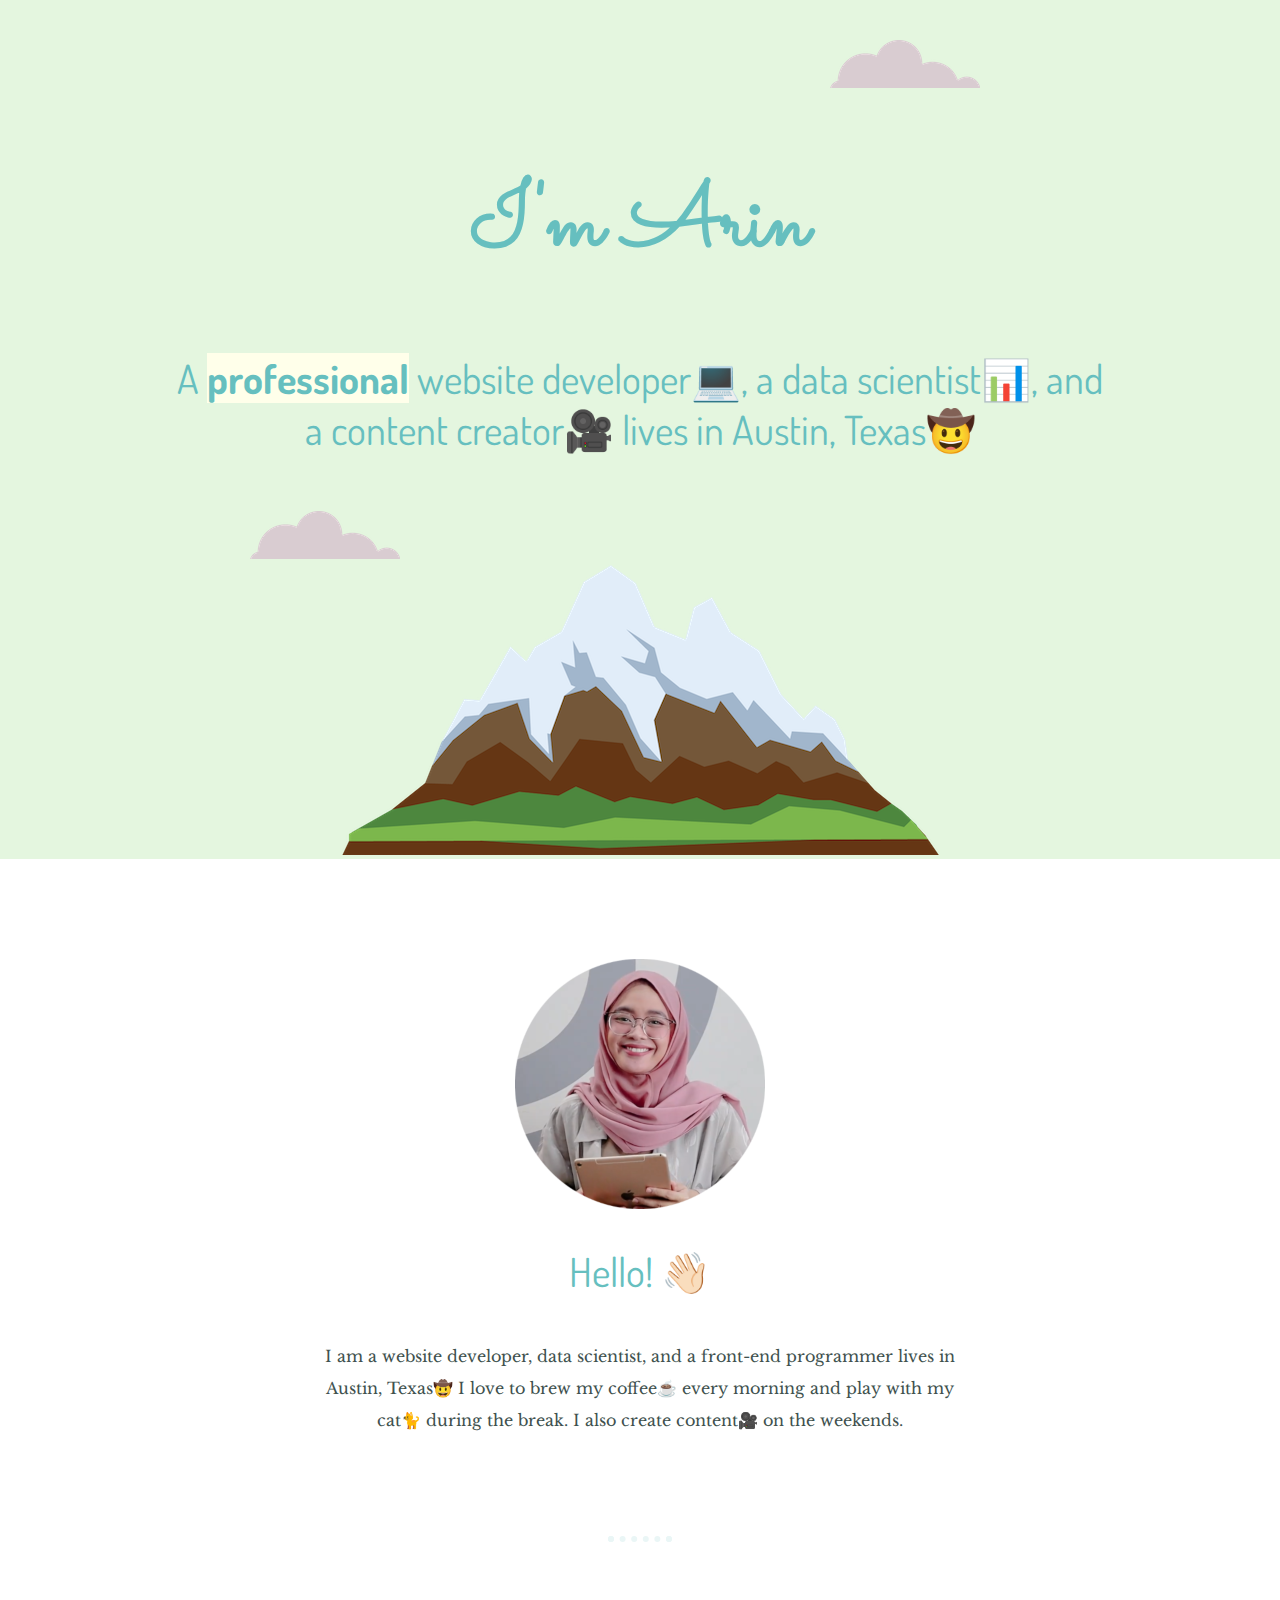
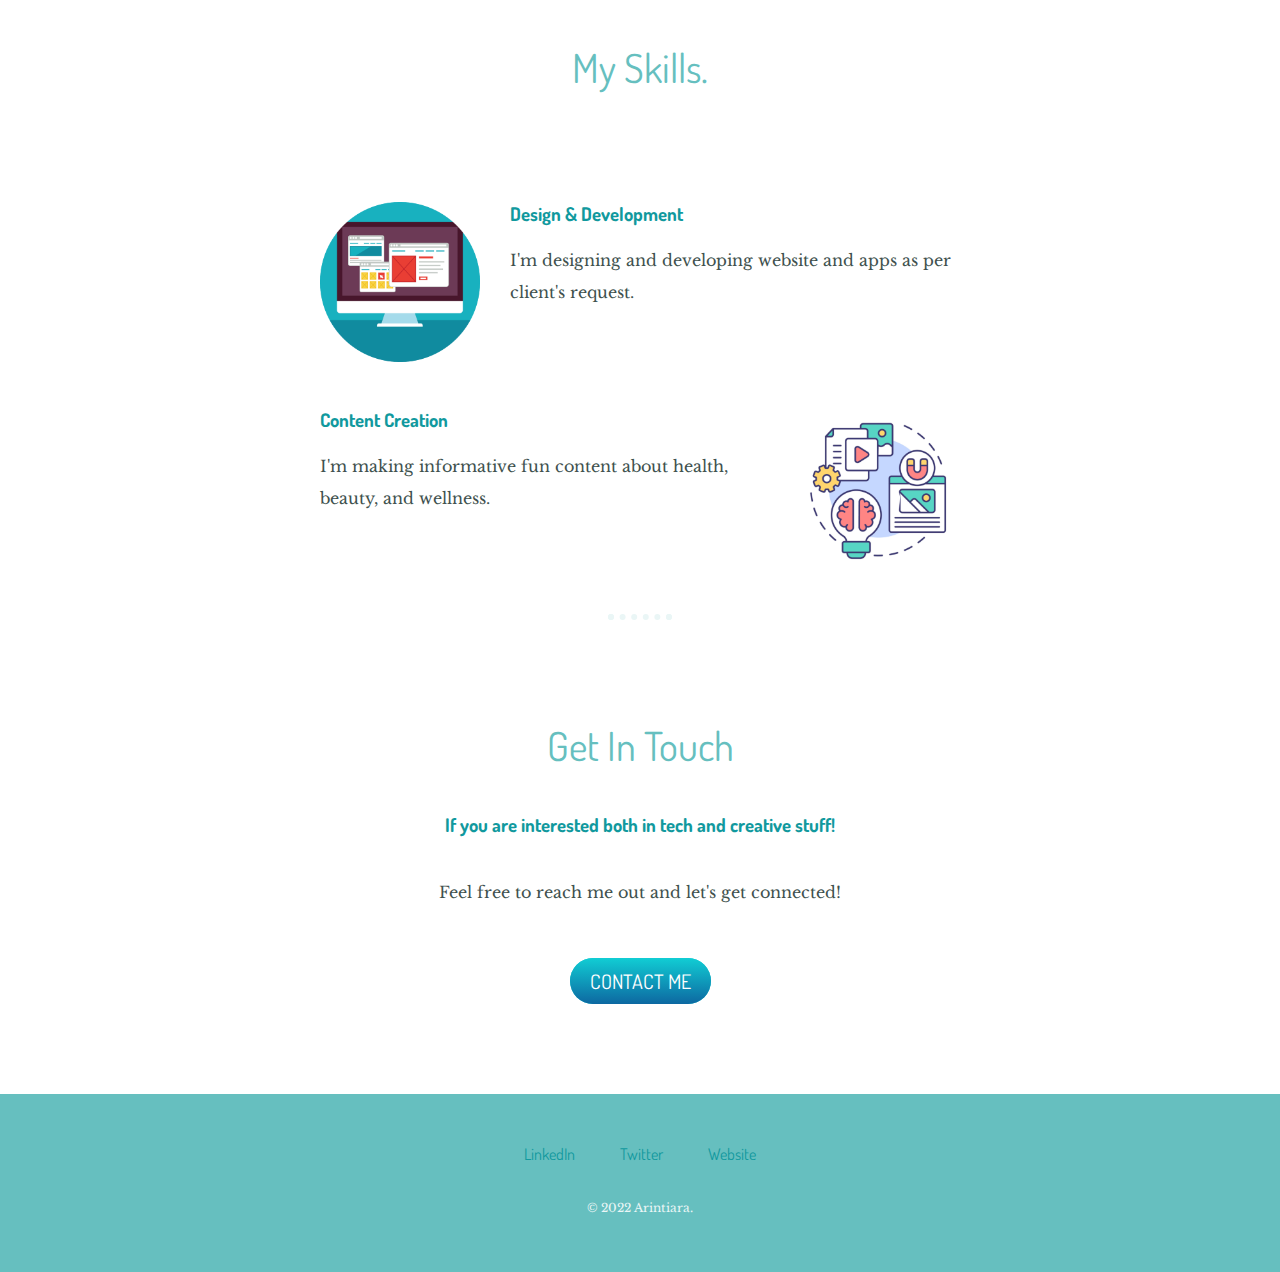
<file: CSS - My Site/index.html>
<!DOCTYPE html>
<html lang="en" dir="ltr">
  <head>
    <meta charset="utf-8">
    <title>✨Arintiara - Texas-based Web Developer</title>
    <link rel="stylesheet" href="css/style.css">
    <link rel="icon" href="arin favicon.ico">
    <link rel="preconnect" href="https://fonts.googleapis.com">
    <link rel="preconnect" href="https://fonts.gstatic.com" crossorigin>
    <link href="https://fonts.googleapis.com/css2?family=Dancing+Script&family=Dosis&family=Libre+Baskerville&family=Sacramento&display=swap"
    rel="stylesheet">
  </head>
  <body>
  <div class="top-container">
    <img class="cloud-1" src="images/cloud.png" alt="cloud-img">
    <h1>I'm Arin</h1>
    <h2>A <span class="about">professional</span> website developer💻, a data scientist📊,
      and </br>a content creator🎥 lives in Austin, Texas🤠</h2>
    <img class="cloud-2" src="images/cloud.png" alt="cloud-img">
    <img class="mountain" src="images/mountain.png" alt="mountain-img">
  </div>
  <div class="middle-container">
    <div class="profile">
      <img src="arin resized.png" alt="arin profile pict">
      <h2>Hello! 👋🏻</h2>
      <p class="intro">I am a website developer, data scientist, and a front-end programmer
        lives in Austin, Texas🤠 I love to brew my coffee☕ every morning and
        play with my cat🐈 during the break.
        I also create content🎥 on the weekends.</p>
    </div>
    <hr>
    <div class="skills">
      <h2>My Skills.</h2>
      <div class="skill-row">
        <img class="dev-img" src="devdes icon.png" alt="">
        <h3>Design & Development</h3>
        <p>I'm designing and developing website and apps as per client's request.</p>
      </div>
      <div class="skill-row">
        <img class="cc-img" src="cc.png" alt="">
        <h3>Content Creation</h3>
        <p>I'm making informative fun content about health, beauty, and wellness.</p>
      </div>
    </div>
    <hr>
    <div class="contact-me">
      <h2>Get In Touch</h2>
      <h3>If you are interested both in tech and creative stuff!</h3>
      <p class="contact-msg">Feel free to reach me out and let's get connected!</p>
      <a class="btn" href="mailto:name@email.com">CONTACT ME</a>
    </div>
  </div>
  <div class="bottom-container">
    <a class="footer-link" href="https://www.linkedin.com/">LinkedIn</a>
    <a class="footer-link" href="https://twitter.com/arinarrt">Twitter</a>
    <a class="footer-link" href="https://www.appbrewery.co/">Website</a>
    <p class="copyright">© 2022 Arintiara.</p>
  </div>
  </body>
</html>
</file>
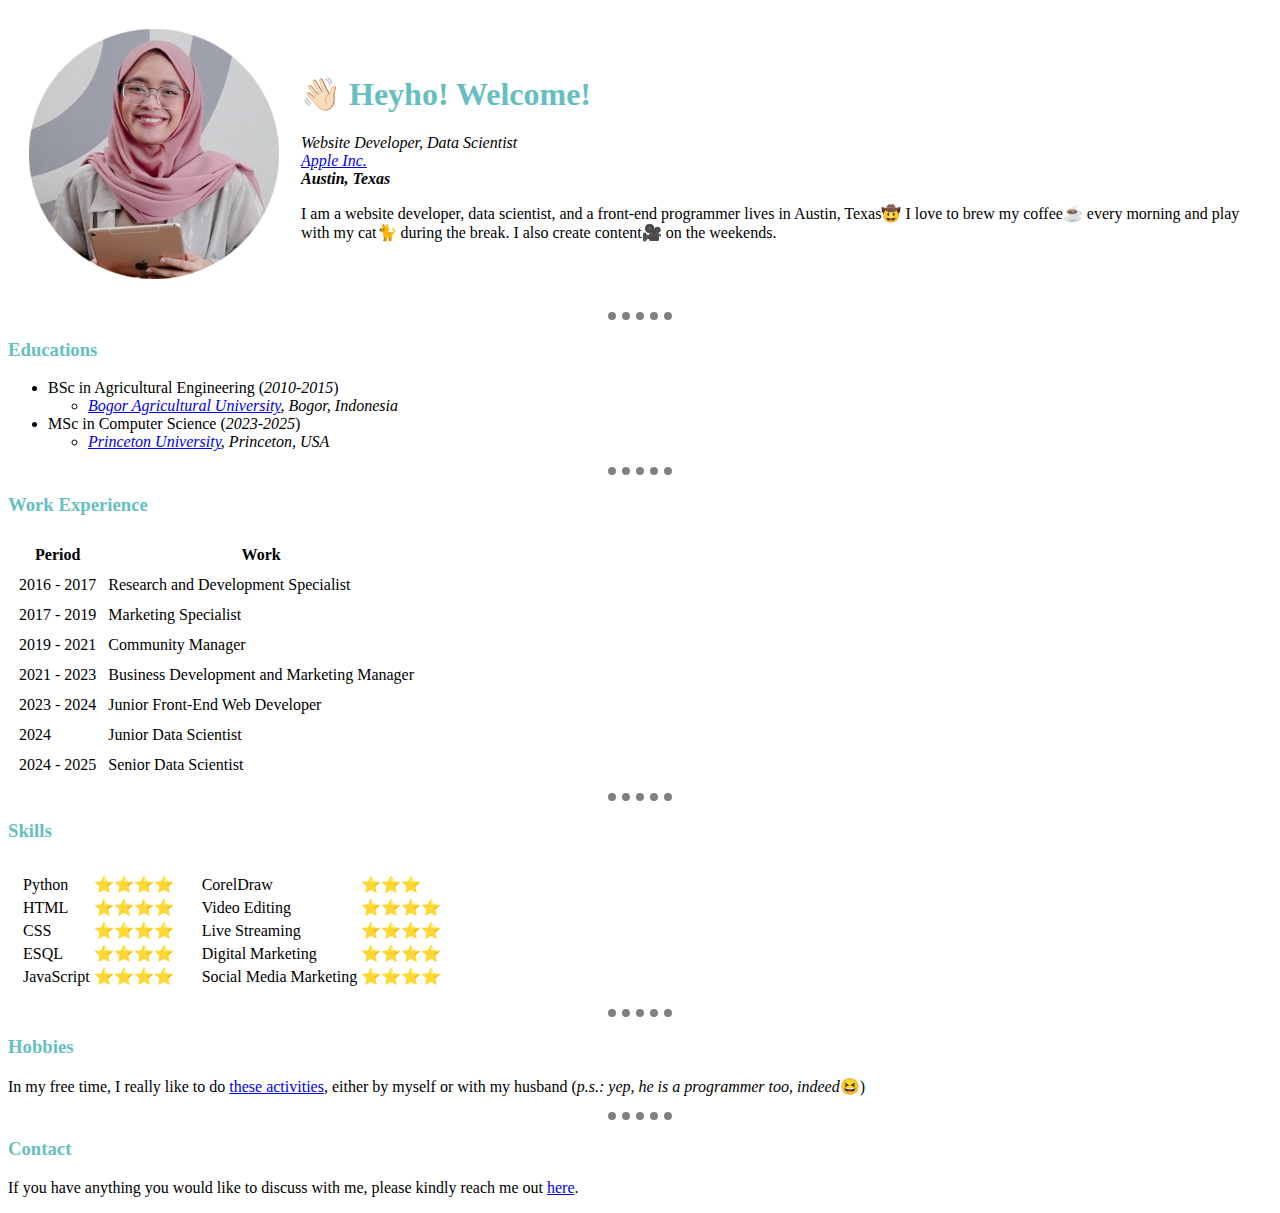
<file: HTML - PERSONAL WEBSITE/index.html>
<!DOCTYPE html>
<html lang="en" dir="ltr">

<head>
  <meta charset="utf-8">
  <title>Arin's Journal✍🏻</title>
  <link rel="stylesheet" type="text/css" href="css/styles.css">

</head>

<body>
  <table cellspacing="20">
    <tr>
      <td><img src="arin resized.png" alt="arin profile pict"></td>
      <td><h1>👋🏻 Heyho! Welcome!</h1>
        <p><em>Website Developer, Data Scientist <br><a href="https://www.apple.com/">
          Apple Inc.</a> <br><strong>Austin, Texas</strong></em></p>
        <p>I am a website developer, data scientist, and a front-end programmer
          lives in Austin, Texas🤠 I love to brew my coffee☕ every morning and
          play with my cat🐈 during the break.
          I also create content🎥 on the weekends.
        </p></td>
    </tr>
  </table>
  <hr>
  <h3>Educations</h3>
  <ul>
    <li>BSc in Agricultural Engineering (<i>2010-2015</i>)
      <ul>
        <li><em><a href="https://ipb.ac.id/faculty/index/faculty-of-agricultural-technology/">
          Bogor Agricultural University</a>, Bogor, Indonesia</em></li>
      </ul>
    </li>
    <li>MSc in Computer Science (<i>2023-2025</i>)</li>
    <ul>
      <li><em><a href="https://www.cs.princeton.edu/">Princeton University</a>,
        Princeton, USA</em></li>
    </ul>
  </ul>
  <hr>
  <h3>Work Experience</h3>
  <table cellspacing="10">
    <thead>
      <tr>
        <th>Period</th>
        <th>Work</th>
      </tr>
    </thead>
    <tbody>
      <tr>
        <td>2016 - 2017</td>
        <td>Research and Development Specialist</td>
      </tr>
      <tr>
        <td>2017 - 2019</td>
        <td>Marketing Specialist</td>
      </tr>
      <tr>
        <td>2019 - 2021</td>
        <td>Community Manager</td>
      </tr>
      <tr>
        <td>2021 - 2023</td>
        <td>Business Development and Marketing Manager</td>
      </tr>
      <tr>
        <td>2023 - 2024</td>
        <td>Junior Front-End Web Developer</td>
      </tr>
      <tr>
        <td>2024</td>
        <td>Junior Data Scientist</td>
      </tr>
      <tr>
        <td>2024 - 2025</td>
        <td>Senior Data Scientist</td>
      </tr>
    </tbody>
    <tfoot>

    </tfoot>
  </table>
  <hr>
  <h3>Skills</h3>
  <table cellpadding="10">
    <tr>
      <td>
        <table>
          <tr>
            <td>Python</td>
            <td>⭐⭐⭐⭐</td>
          </tr>
          <tr>
            <td>HTML</td>
            <td>⭐⭐⭐⭐</td>
          </tr>
          <tr>
            <td>CSS</td>
            <td>⭐⭐⭐⭐</td>
          </tr>
          <tr>
            <td>ESQL</td>
            <td>⭐⭐⭐⭐</td>
          </tr>
          <tr>
            <td>JavaScript</td>
            <td>⭐⭐⭐⭐</td>
          </tr>
        </table>
      </td>
      <td>
        <table>
          <tr>
            <td>CorelDraw</td>
            <td>⭐⭐⭐</td>
          </tr>
          <tr>
            <td>Video Editing</td>
            <td>⭐⭐⭐⭐</td>
          </tr>
          <tr>
            <td>Live Streaming</td>
            <td>⭐⭐⭐⭐</td>
          </tr>
          <tr>
            <td>Digital Marketing</td>
            <td>⭐⭐⭐⭐</td>
          </tr>
          <tr>
            <td>Social Media Marketing</td>
            <td>⭐⭐⭐⭐</td>
          </tr>
        </table>
      </td>
    </tr>
  </table>
  <hr>
  <h3>Hobbies</h3>
  <p>In my free time, I really like to do <a href="hobbies.html">these activities</a>, either by myself or with my husband (<i>p.s.: yep, he is a programmer too, indeed</i>😆)</p>
  <hr>
  <h3>Contact</h3>
  <p>If you have anything you would like to discuss with me, please kindly reach me out <a href="contact.html">here</a>.</p>
</body>

</html>
</file>
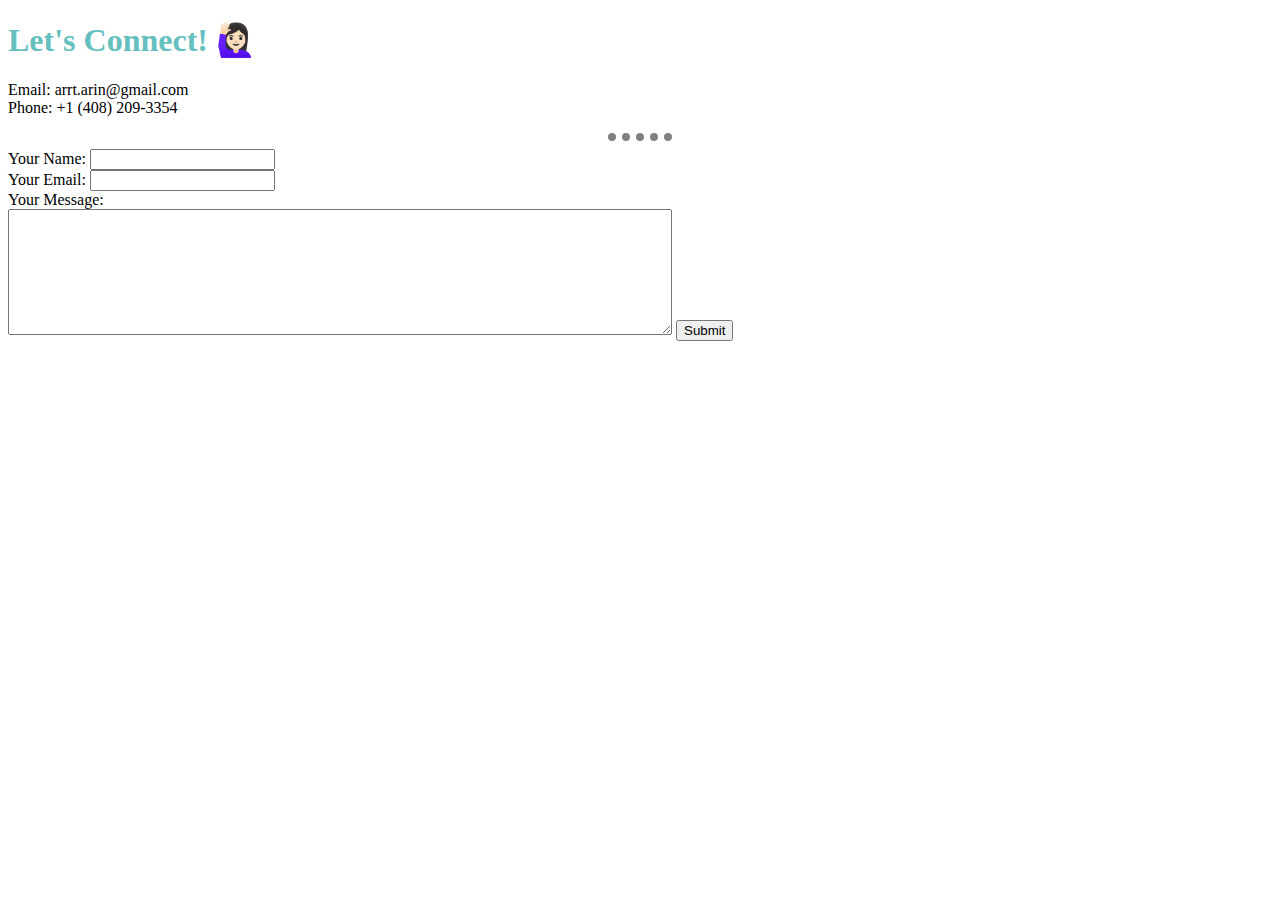
<file: HTML - PERSONAL WEBSITE/contact.html>
<!DOCTYPE html>
<html lang="en" dir="ltr">

<head>
  <meta charset="utf-8">
  <title>Contact Me 📧</title>
  <link rel="stylesheet" href="css/styles.css">
</head>

<body>
 <h1>Let's Connect! 🙋🏻‍♀️</h1>
 <p>Email: arrt.arin@gmail.com <br> Phone: +1 (408) 209-3354</p>
 <hr>
 <form action="mailto:arrt.arin@gmail.com" method="post" enctype="text/plain">
   <label>Your Name:</label>
   <input type="text" name="YourName" value="">
   <br>
   <label>Your Email:</label>
   <input type="email" name="YourEmail" value="">
   <br>
   <label>Your Message:</label><br>
   <textarea name="YourMessage" rows="8" cols="80"></textarea>
   <input type="submit" name="">
 </form>
</body>

</html>
</file>
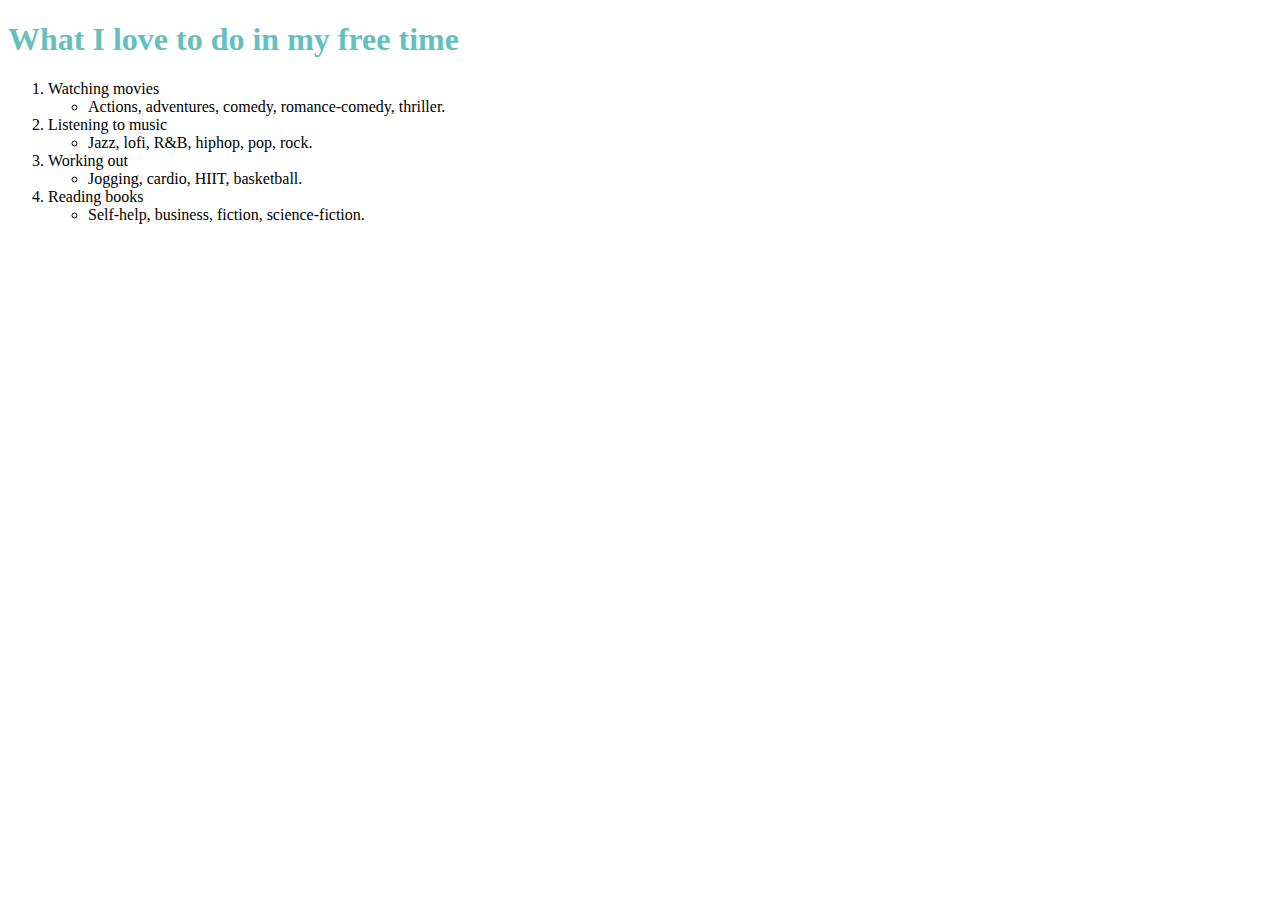
<file: HTML - PERSONAL WEBSITE/hobbies.html>
<!DOCTYPE html>
<html lang="en" dir="ltr">

<head>
  <meta charset="utf-8">
  <title>My Hobbies 💃🏻</title>
  <link rel="stylesheet" href="css/styles.css">
</head>

<body>
  <h1>What I love to do in my free time</h1>
  <ol>
    <li>Watching movies
      <ul>
        <li>Actions, adventures, comedy, romance-comedy, thriller.</li>
      </ul>
    </li>
    <li>Listening to music
      <ul>
        <li>Jazz, lofi, R&B, hiphop, pop, rock.</li>
      </ul>
    </li>
    <li>Working out
      <ul>
        <li>Jogging, cardio, HIIT, basketball.</li>
      </ul>
    </li>
    <li>Reading books
      <ul>
        <li>Self-help, business, fiction, science-fiction.</li>
      </ul>
    </li>
  </ol>
</body>

</html>
</file>
<file: CSS - My Site/css/style.css>
body {
  color: #40514e;
  margin: 0;
  text-align: center;
  font-family: 'Libre Baskerville', serif;
}
h1 {
  color: #66bfbf;
  font-size: 5.625rem;
  margin-top: 50px auto 0 auto;
  font-family: 'Sacramento', cursive;
}
h2 {
  font-weight: normal;
  color: #66bfbf;
  font-size: 2.5rem;
  font-family: 'Dosis', sans-serif;
  padding-bottom: 10px;
}
h3 {
  color: #11999e;
  font-family: 'Dosis', sans-serif;
}
p {
  line-height: 2;
}
hr {
  border: dotted #eaf6f6 6px;
  border-bottom: none;
  width: 4%;
  margin: 100px auto;
}
a {
  color: #11999e;
  font-family: 'Dosis', sans-serif;
  margin: 10px 20px;
  text-decoration: none;
}
a:hover {
  color: #eaf6f6;
}
.top-container {
  background-color: #e4f6df;
  position: relative;
  padding-top: 100px;
}
.cloud-1 {
  position: absolute;
  top: 40px;
  right: 300px;
}
.cloud-2 {
  position: absolute;
  bottom: 300px;
  left: 250px;
}
.about {
  font-weight: bold;
  background-color: #ffffea;
}
.intro {
  width: 50%;
  margin: auto;
}
.contact-msg {
  width: 40%;
  margin: 40px auto 60px;
}
.copyright {
  color: #eaf6f6;
  font-size: 0.75rem;
  padding: 20px 0;
}
.middle-container {
  margin: 100px 0;
}
.bottom-container {
  background-color: #66bfbf;
  padding: 50px 0 20px;
}
.skill-row {
  width: 50%;
  margin: 100px auto 100px auto;
  text-align: left;
}
.dev-img {
  width: 25%;
  float: left;
  margin-right: 30px;
}
.cc-img {
  width: 25%;
  float: right;
  margin-left: 30px;
}
.btn {
  background: #11cdd4;
  background-image: -webkit-linear-gradient(top, #11cdd4, #0d68a1);
  background-image: -moz-linear-gradient(top, #11cdd4, #0d68a1);
  background-image: -ms-linear-gradient(top, #11cdd4, #0d68a1);
  background-image: -o-linear-gradient(top, #11cdd4, #0d68a1);
  background-image: linear-gradient(to bottom, #11cdd4, #0d68a1);
  -webkit-border-radius: 60;
  -moz-border-radius: 60;
  border-radius: 60px;
  font-family: 'Dosis', sans-serif;
  color: #ffffff;
  font-size: 20px;
  padding: 10px 20px 10px 20px;
  text-decoration: none;
}

.btn:hover {
  background: #e0adfa;
  background-image: -webkit-linear-gradient(top, #e0adfa, #8e4fad);
  background-image: -moz-linear-gradient(top, #e0adfa, #8e4fad);
  background-image: -ms-linear-gradient(top, #e0adfa, #8e4fad);
  background-image: -o-linear-gradient(top, #e0adfa, #8e4fad);
  background-image: linear-gradient(to bottom, #e0adfa, #8e4fad);
  text-decoration: none;
}
</file>
<file: HTML - PERSONAL WEBSITE/css/styles.css>
body {
  background-image: url(https://img.rawpixel.com/s3fs-private/rawpixel_images/website_content/rm28-marble-kung-088-job598.jpg?w=1200&h=1200&dpr=1&fit=clip&crop=default&fm=jpg&q=75&vib=3&con=3&usm=15&cs=srgb&bg=F4F4F3&ixlib=js-2.2.1&s=1f8bff18c4ea827cecbbb5c3f77e9f66);
}
hr {
  background-color: #fff;
  border-style: none;
  border-top: 8px dotted;
  border-color: grey;
  width: 5%;
}
h1 {
  color: #66bfbf;
}
h3 {
  color: #66bfbf;
}
</file>
